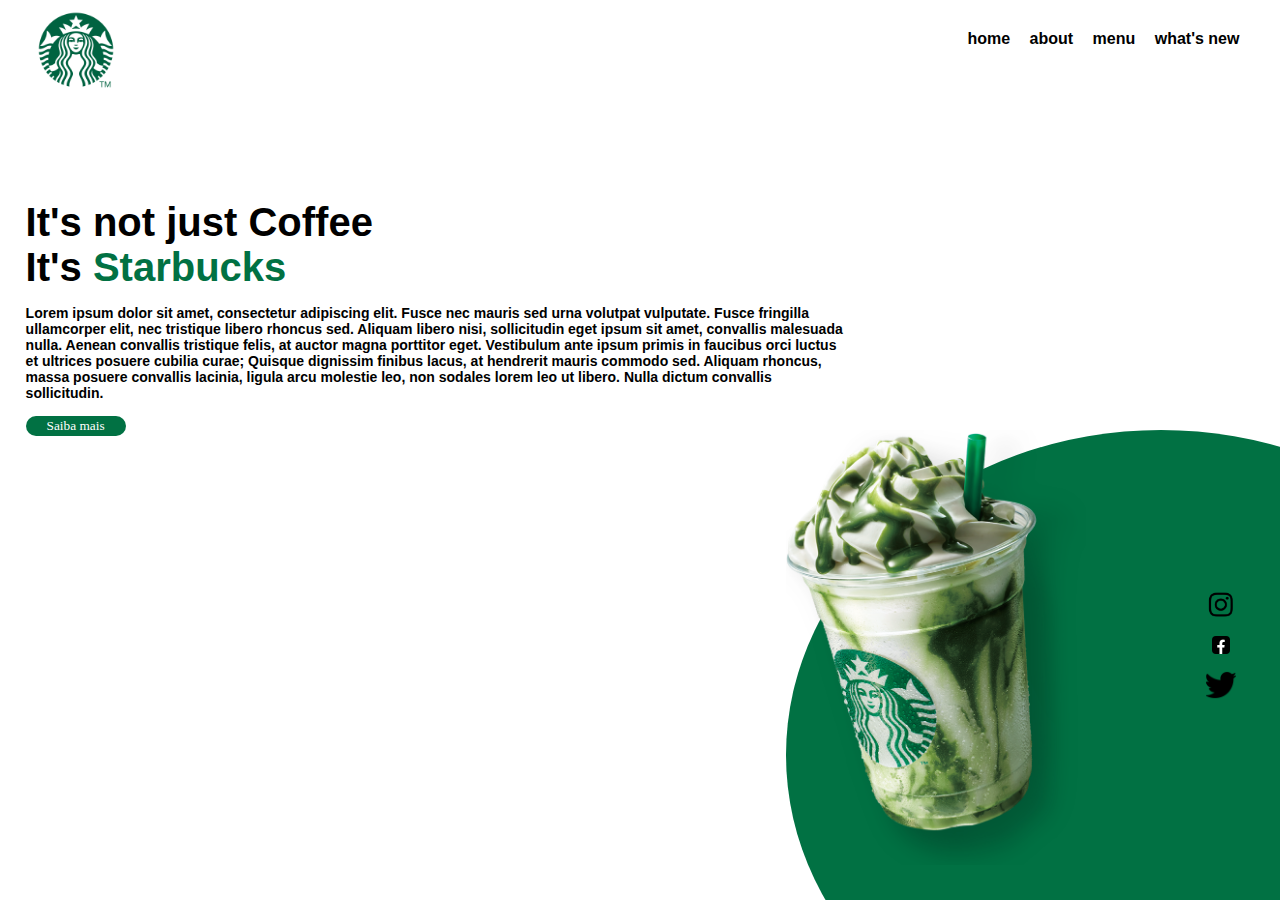
<file: PORTIFOLIO/index.html>
<html>

<head>
    <title>portifolio</title>
    <link rel="stylesheet" href="css/style.css" />
    <meta name="viewport" content="width=device-width, initial-scale=1.0, maximum-scale=1.0">
</head>

<body>
    <header>
        <div class="center">
            <div class="logo"><img src="img/starbucks-logo-0.png" width="100" alt="logo"></div>
            <div class="menu">
                <a href="home.html">home</a>
                <a href="about.html">about</a>
                <a href="menu.html">menu</a>
                <a href="new.html">what's new</a>
            </div>
        </div>
    </header>
    <section class="sobre">
        <div class="extras">
            <img src="img/verdeeeee.png" width="300" alt="cafe" />
            <div class="social-midia">
                <a href=""><img src="img/Instagram-Logo-PNG-Pic-1.png" width="50" alt="instagram"></a>
                <a href="https://www.facebook.com/StarbucksBrasil/?locale=pt_BR"><img src="img/facebook-logo-facebook-icon-transparent-free-png.webp" width="50"
                        alt="facebook"></a>
                <a href="https://twitter.com/StarbucksBrasil?ref_src=twsrc%5Egoogle%7Ctwcamp%5Eserp%7Ctwgr%5Eauthor"><img src="img/tt.png" width="50" alt="twitter"></a>
            </div>
        </div>
        <div class="center">
            <div class="texto-sobre">
                <h1>It's not just Coffee<br>It's <span style="color:#017143;">Starbucks</span></h1>
                <p>Lorem ipsum dolor sit amet, consectetur adipiscing elit. Fusce nec mauris sed urna volutpat
                    vulputate. Fusce fringilla ullamcorper elit, nec tristique libero rhoncus sed. Aliquam libero nisi,
                    sollicitudin eget ipsum sit amet, convallis malesuada nulla. Aenean convallis tristique felis, at
                    auctor magna porttitor eget. Vestibulum ante ipsum primis in faucibus orci luctus et ultrices
                    posuere cubilia curae; Quisque dignissim finibus lacus, at hendrerit mauris commodo sed. Aliquam
                    rhoncus, massa posuere convallis lacinia, ligula arcu molestie leo, non sodales lorem leo ut libero.
                    Nulla dictum convallis sollicitudin. </p>
                <button>Saiba mais</button>

            </div>

        </div>
    </section>
</body>

</html>
</file>
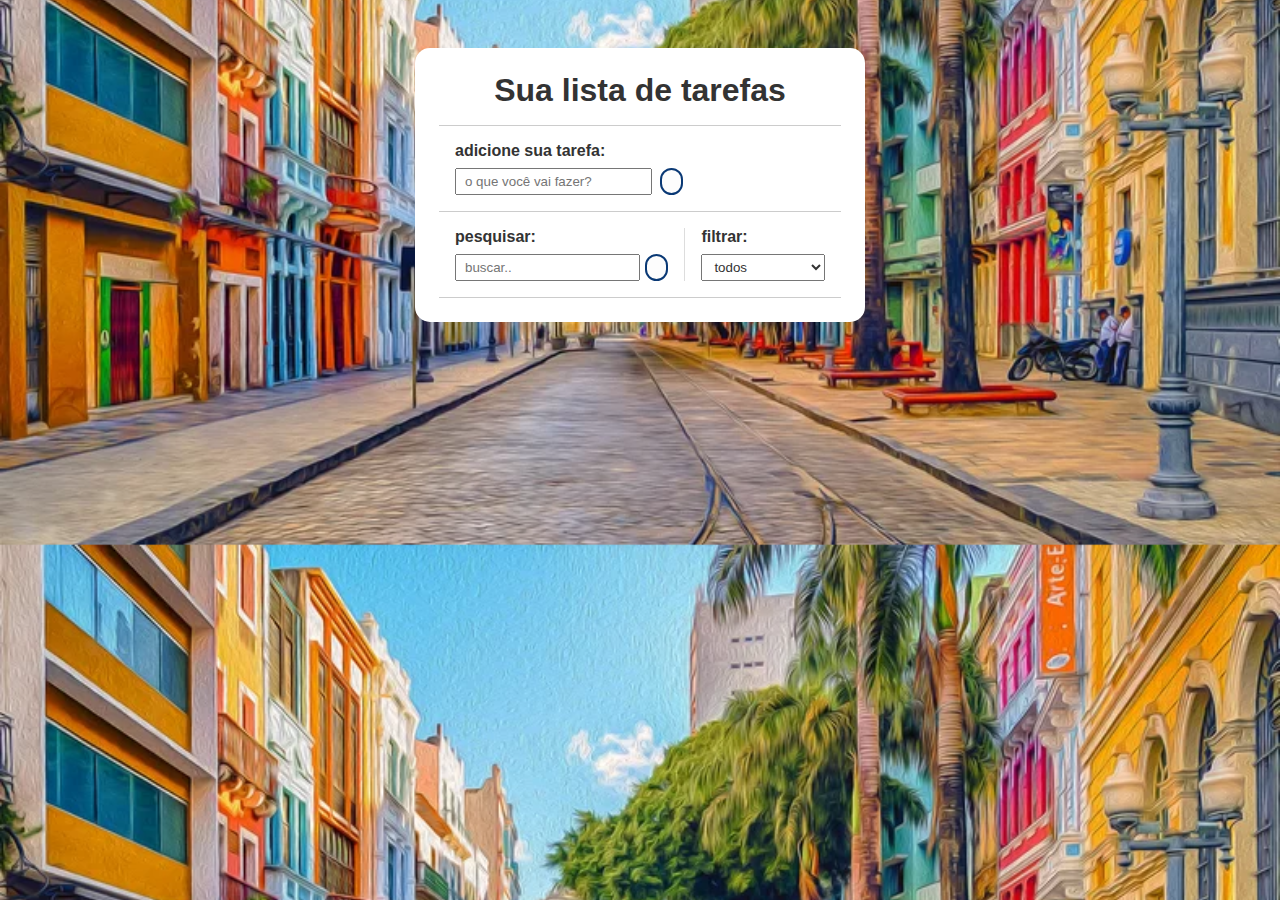
<file: to do list/index.html>
<!DOCTYPE html>
<html lang="en">

<head>
    <meta charset="UTF-8" />
    <meta http-equiv="X-UA-Compatible" content="IE=edge" />
    <meta name="viewport" content="width=device-width, initial-scale=1.0" />
    <title>seu list</title>
    <link rel="stylesheet" href="css/styles.css" />

    <link rel="stylesheet" href="https://cdnjs.cloudflare.com/ajax/libs/font-awesome/6.4.0/css/all.min.css"
        integrity="sha512-iecdLmaskl7CVkqkXNQ/ZH/XLlvWZOJyj7Yy7tcenmpD1ypASozpmT/E0iPtmFIB46ZmdtAc9eNBvH0H/ZpiBw=="
        crossorigin="anonymous" referrerpolicy="no-referrer" />

    <script src="js/scripts.js" defer></script>
</head>

<body>
    <div class="todo-container">
        <header>
            <h1>Sua lista de tarefas</h1>
        </header>
        <form id="todo-form">
            <p>adicione sua tarefa:</p>
            <div class="form-control">
                <input type="text" id="todo-input" placeholder="o que você vai fazer?">
                <button type="submit">
                    <i class="fa-thin fa-plus"></i>
                </button>
            </div><!--form-control-->
        </form><!--todo-form-->
        <form id="edit-form" class="hide">
            <p>edite sua tarefa:</p>
            <div class="form-control">
                <input type="text" id="edit-input">
                <button type="submit">
                    <i class="fa-solid fa-check-double"></i>
                </button>
            </div>
            <button id="cancel-edit-btn">cancelar</button>
        </form><!--edit-form-->
        <div id="toolbar">
            <div id="search">
                <h4>pesquisar:</h4>
                <form>
                    <input type="text" id="search-input" placeholder="buscar..">
                    <button id="erase-button">
                        <i class="fa-solid fa-delete-left"></i>
                    </button>
                </form>
            </div>
            <div id="filter">
                <h4>filtrar:</h4>
                <select id="filter-select">
                    <option value="all">todos</option>
                    <option value="done">feito</option>
                    <option value="todo">a fazer</option>
                </select><!--filter-select-->
            </div>
        </div><!--toolbar-->
        <div id="todo-list">
            <!--
            <div class="todo done">
                tamplate
                <h3>to cagando</h3>
                <button class="finish-todo">
                    <i class="fa-solid fa-check"></i>
                </button>
                <button class="edit-todo">
                    <i class="fa-solid fa-pen"></i>
                </button>
                <button class="remove-todo">
                    <i class="fa-solid fa-xmark"></i>
                </button>
            </div>-->
        </div><!--todo-list-->
    </div><!--todo-container-->
</body>
</file>
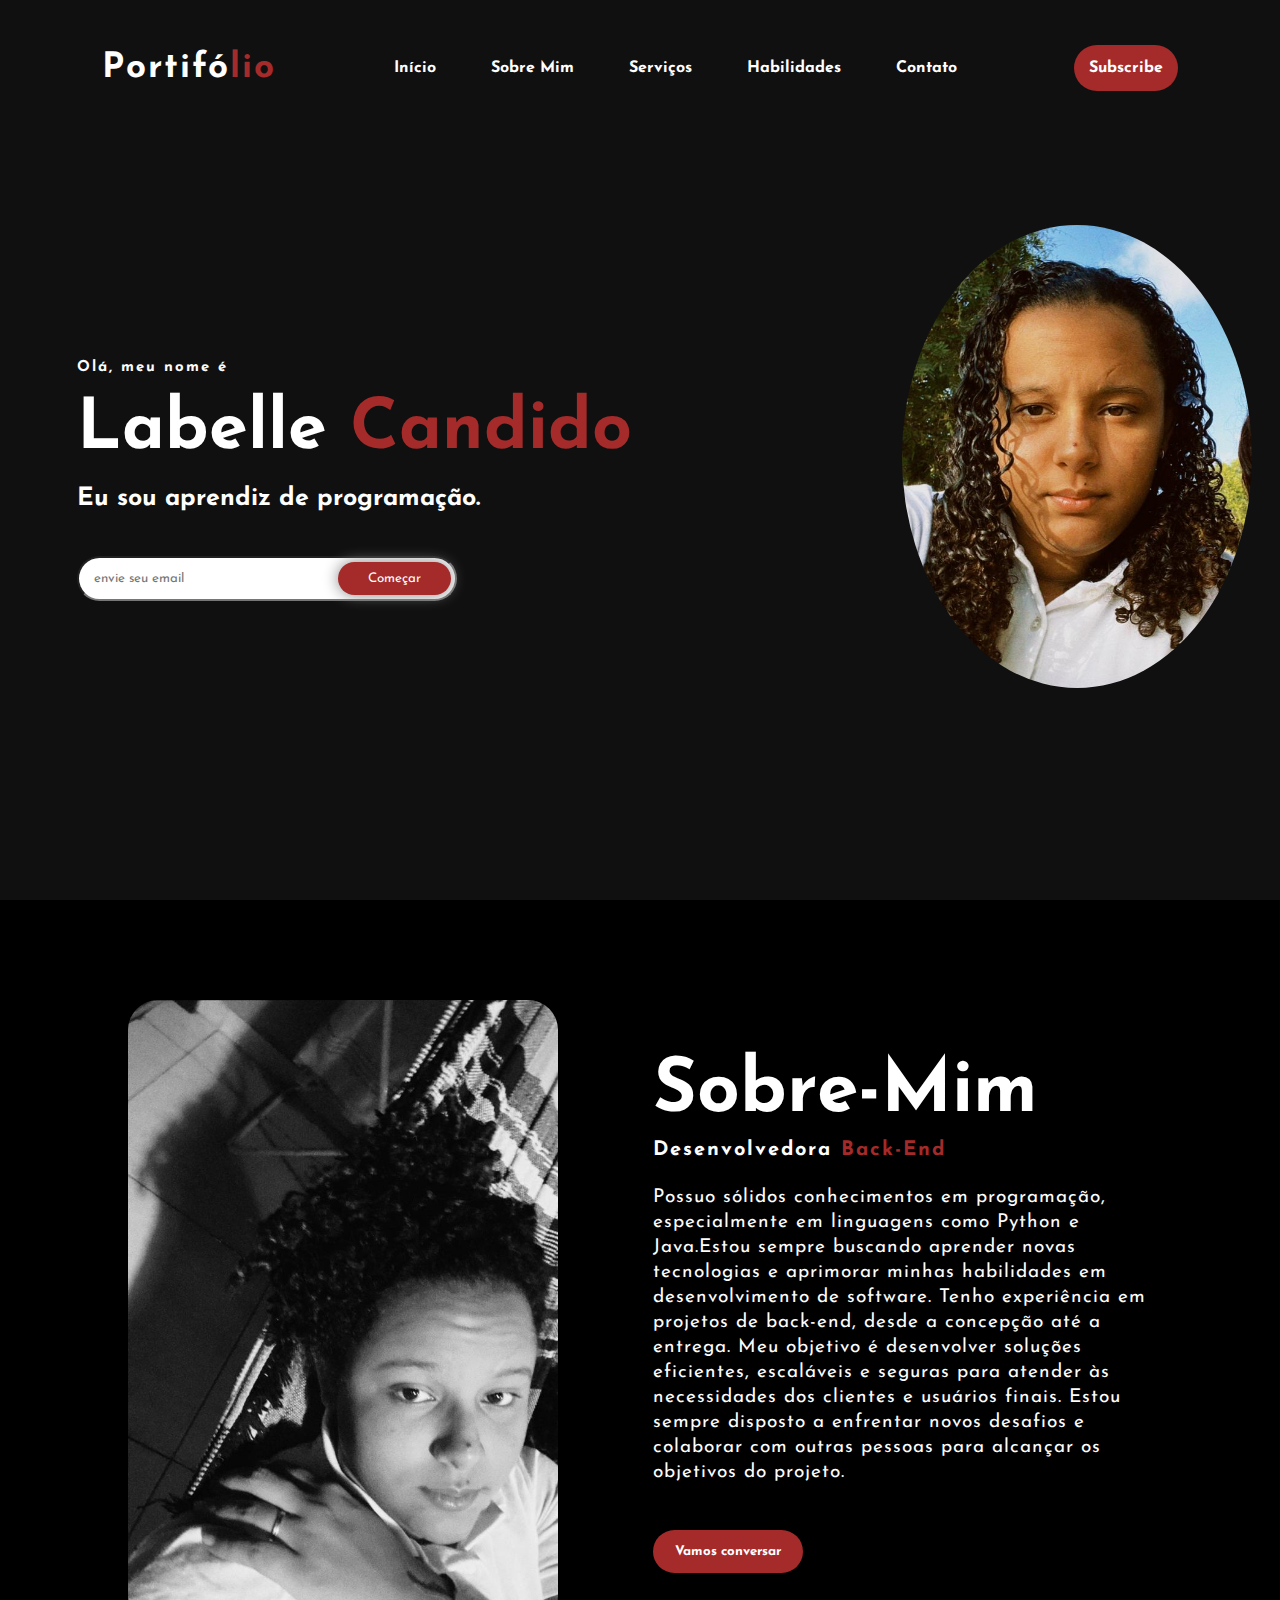
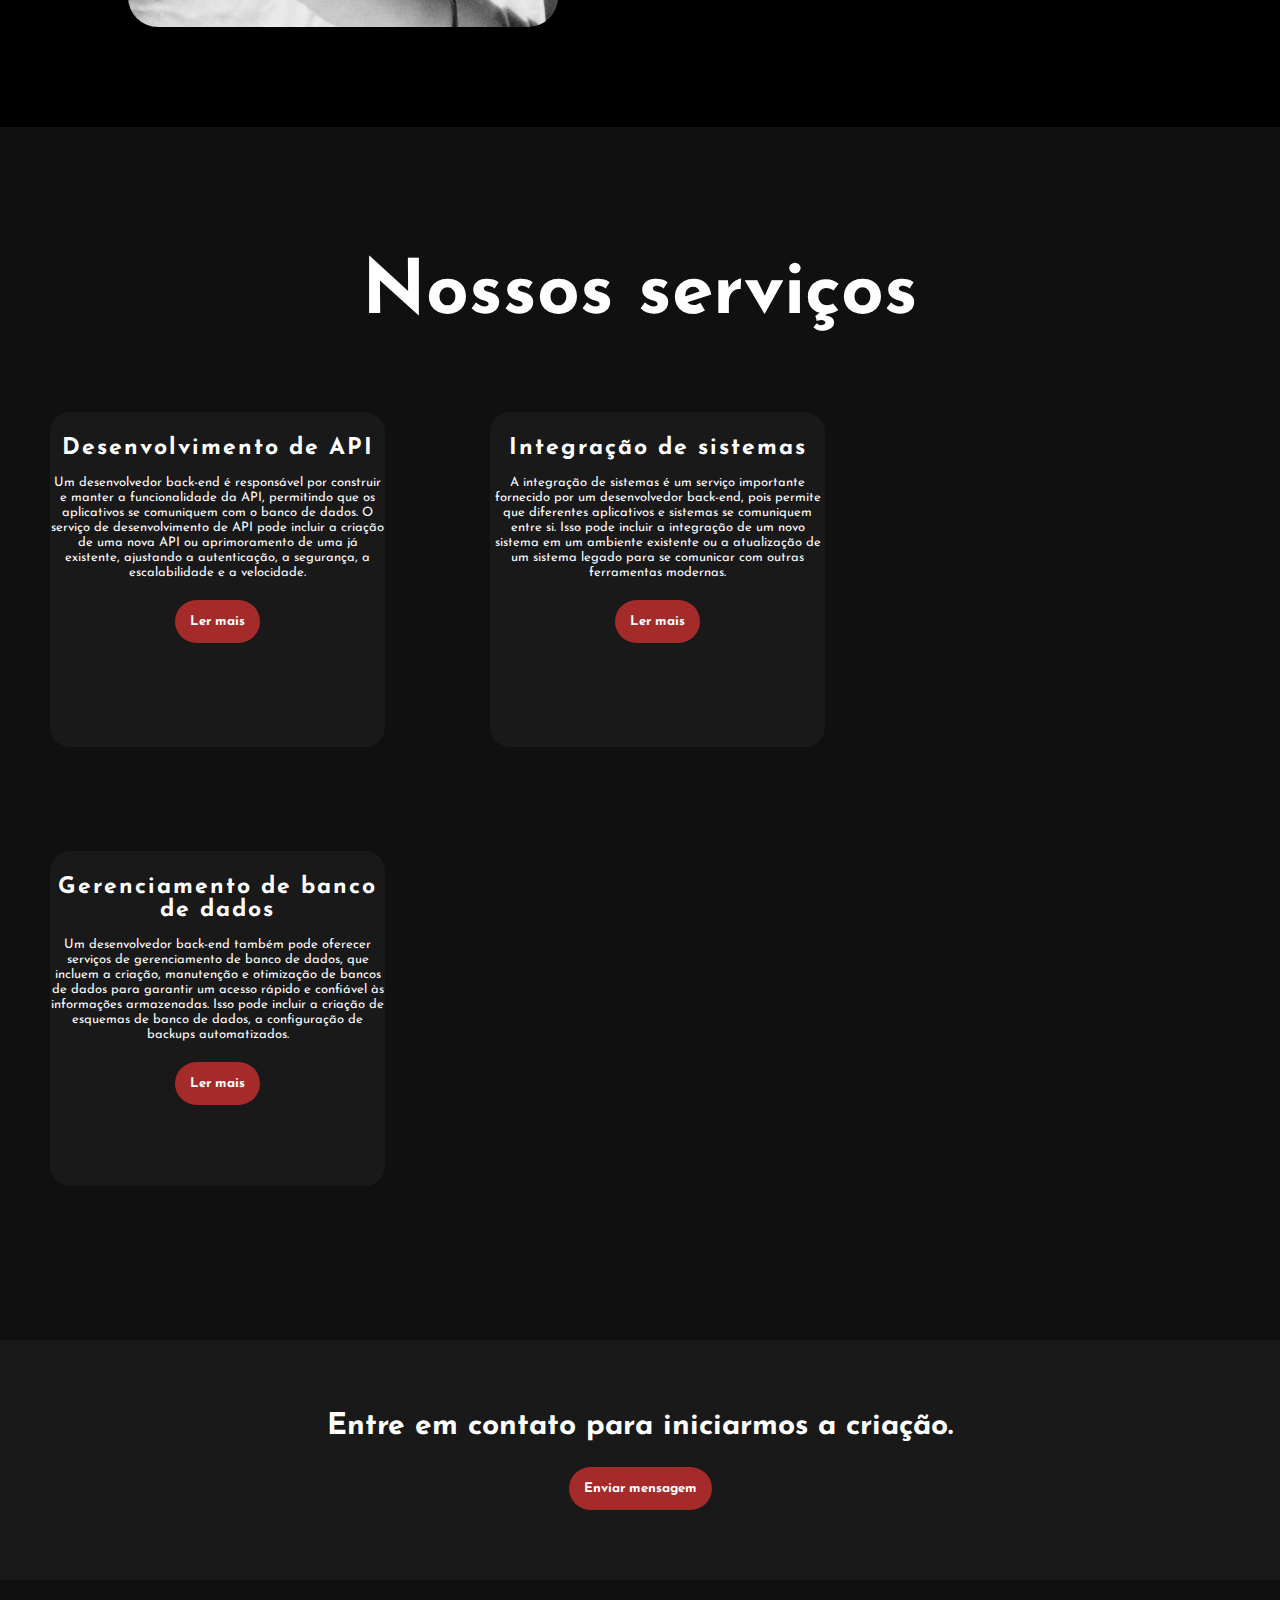
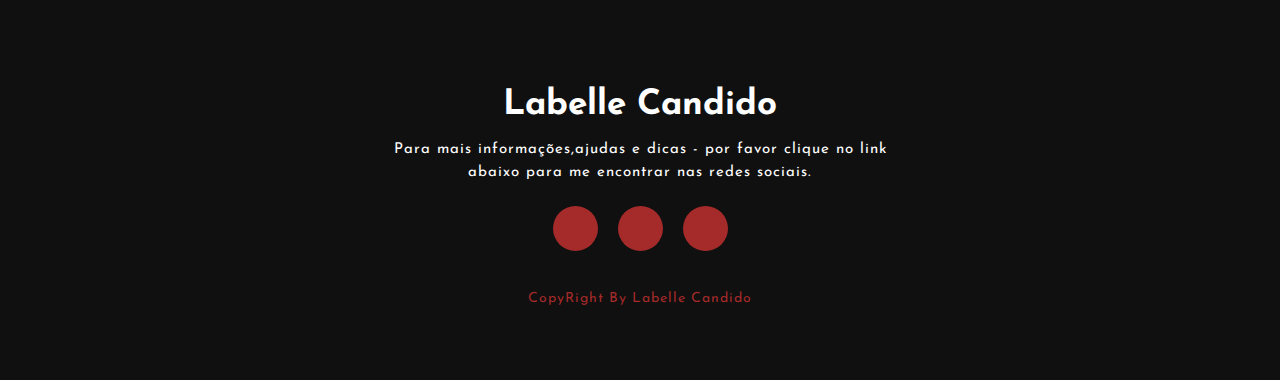
<file: website/index.html>
<!DOCTYPE html>
<html lang="en">

<head>
    <meta charset="UTF-8">
    <meta http-equiv="X-UA-Compatible" content="IE=edge">
    <meta name="viewport" content="width=device-width, initial-scale=1.0">
    <link rel="stylesheet" href="css/Style.css">
    <link rel="preconnect" href="https://fonts.gstatic.com">
    <link
        href="https://fonts.googleapis.com/css2?family=Josefin+Sans:ital,wght@0,100;0,200;0,300;0,400;0,500;0,600;0,700;1,100;1,200;1,300;1,400;1,500;1,600;1,700&display=swap"
        rel="stylesheet">
    <link rel="stylesheet" href="https://cdnjs.cloudflare.com/ajax/libs/font-awesome/5.15.3/css/all.min.css"
        integrity="sha512-iBBXm8fW90+nuLcSKlbmrPcLa0OT92xO1BIsZ+ywDWZCvqsWgccV3gFoRBv0z+8dLJgyAHIhR35VZc2oM/gI1w=="
        crossorigin="anonymous" referrerpolicy="no-referrer" />
    <title>Portfolio website</title>
</head>

<body>
    <div class="backgroud">
        <nav>
            <h2>Portifó<span>lio</span></h2>
            <ul class="cabeçalho-link">
                <li><a href="#">Início</a></li>
                <li><a href="#">Sobre mim</a></li>
                <li><a href="#">Serviços</a></li>
                <li><a href="#">Habilidades</a></li>
                <li><a href="#">Contato</a></li>
            </ul><!--cabeçalho-->
            <a href="#" class="btn">Subscribe</a>
            <img src="img/WhatsApp Image 2023-04-15 at 17.07.41.jpeg" width="350" alt="foto da boa">
        </nav>
        <div class="Main">
            <h4>Olá, meu nome é</h4>
            <h1>Labelle <span>Candido</span></h1>
            <h3>Eu sou aprendiz de programação.</h3>
            <div class="container-btn">
                <form>
                    <input type="email" name="email" id="mail" placeholder="envie seu email">
                    <input type="submit" name="submit" value="Começar">
                </form>
            </div>
        </div><!--main-->
    </div><!--backgroud-->

    <section class="backgroud-color-sobre">
        <div class="Main-sobre">
            <img src="img/labello.jpeg" width="400" alt="foto da boa">
            <div class="text-sobre">
                <h2>Sobre-Mim</h2>
                <h4>Desenvolvedora<span> Back-end</span></h4>
                <p>Possuo sólidos conhecimentos em programação, especialmente em linguagens como Python e Java.Estou
                    sempre buscando aprender novas tecnologias e aprimorar minhas habilidades em desenvolvimento de
                    software. Tenho experiência em projetos de back-end, desde a concepção até a entrega. Meu objetivo é
                    desenvolver soluções eficientes, escaláveis e seguras para atender às necessidades dos clientes e
                    usuários finais. Estou sempre disposto a enfrentar novos desafios e colaborar com outras pessoas
                    para alcançar os objetivos do projeto.</p>
                <button class="button">Vamos conversar</button>
            </div><!--text-sobre-->
        </div><!--main-sobre-->
    </section><!--backgroud-color-sobre--->
    <div class="container-serviços">
        <div class="title">
            <h2>Nossos serviços</h2>
        </div><!--title-->
        <div class="Caixa">
            <div class="card">
                <i class="fa fa-bars"></i>
                <h4>Desenvolvimento de API</h4>
                <p>Um desenvolvedor back-end é responsável por construir e manter a funcionalidade da API, permitindo
                    que os
                    aplicativos se comuniquem com o banco de dados. O serviço de desenvolvimento de API pode incluir a
                    criação de uma nova API ou aprimoramento de uma já existente, ajustando a autenticação, a segurança,
                    a
                    escalabilidade e a velocidade.</p>
                <button class="btn">Ler mais</button>
            </div><!--card-->
            <div class="card">
                <i class="fa fa-user"></i>
                <h4>Integração de sistemas</h4>
                <p>A integração de sistemas é um serviço importante fornecido por um desenvolvedor back-end, pois
                    permite que diferentes aplicativos e sistemas se comuniquem entre si. Isso pode incluir a integração
                    de um novo sistema em um ambiente existente ou a atualização de um sistema legado para se comunicar
                    com outras ferramentas modernas.</p>
                <button class="btn">Ler mais</button>
            </div><!--card-->
            <div class="card">
                <i class="fa fa-bell"></i>
                <h4>Gerenciamento de banco de dados</h4>
                <p>Um desenvolvedor back-end também pode oferecer serviços de gerenciamento de banco de dados, que
                    incluem a criação, manutenção e otimização de bancos de dados para garantir um acesso rápido e
                    confiável às informações armazenadas. Isso pode incluir a criação de esquemas de banco de dados, a
                    configuração de backups automatizados.</p>
                <button class="btn">Ler mais</button>
            </div><!--card-->
        </div><!---caixa-->
    </div><!--conteiner-serviços-->
    <div class="me-contrate">
        <p>Entre em contato para iniciarmos a criação.</p>
        <button class="btn">Enviar mensagem</button>
    </div><!--me-contrate-->
    <footer>
        <h5>Labelle Candido</h5>
        <p>Para mais informações,ajudas e dicas - por favor clique no link abaixo para me encontrar nas redes sociais.
        </p>
        <div class="redes-socias">
            <a href="#"><i class="fab fa-facebook-f"></i></a>
            <a href="#"><i class="fab fa-instagram"></i></a>
            <a href="#"><i class="fab fa-github"></i></a>
        </div><!--redes-sociais-->
            <p class="end">CopyRight By Labelle Candido</p>
        </div>
    </footer>
</body>

</html>
</file>
<file: PORTIFOLIO/css/style.css>
* {
    margin: 0;
    padding: 0;
    box-sizing: border-box;
    font-family: Verdana, Geneva, Tahoma, sans-serif;
}

.center {
    display: flex;
    flex-wrap: wrap;
    max-width: 1280px;
    margin: 0 auto;
    padding: 0 2%;
}

html,
body {
    height: 100%;
    overflow-y: hidden;
    overflow-x: hidden;
}

.header {
    height: 200px;
    padding: 20px 0;
}

.logo {
    width: 50%;
}

.menu {
    padding-top: 30px;
    width: 50%;
    text-align: right;
}

.menu a {
    color: black;
    text-decoration: none;
    font-weight: bold;
    margin-right: 15px;
}

section.sobre {
    height: calc(100% - 200px);
    position: relative;
}

.extras {
    position: fixed;
    bottom: -20%;
    right: -20%;
    width: 750px;
    height: 650px;
    border-radius: 50%;
    background-color: #017143;
}

.social-midia {
    position: absolute;
    right: 300px;
    top: 150px;
}

.social-midia img {
    display: block;
    width: 30px;
    margin: 10px 0;
}

.texto-sobre {
    margin-top: 100px;
}

.texto-sobre h1 {
    font-size: 40px;
}

.texto-sobre p {
    margin: 15px 0;
    color: black;
    font-size: 14px;
    font-weight: bold;
    max-width: 825px;
    font-family: Verdana, Geneva, Tahoma, sans-serif
}

.texto-sobre button {
    border: 0;
    background-color: #017143;
    color: white;
    border-radius: 10px;
    width: 100px;
    height: 20px;
    cursor: pointer;
    font-family: Cambria, Cochin, Georgia, Times, 'Times New Roman', serif;
}
</file>
<file: to do list/css/styles.css>
*{
    padding: 0;
    margin: 0;
    font-family: Verdana, Geneva, Tahoma, sans-serif;
    color: #333;
    box-sizing: border-box;
}
body{
    background-image: url("../img/1-Centro-de-Recife-1.webp");
    background-position: center;
    background-size: cover;
}
button{
    background-color: #fdfdfd;
    color: #0a3975;
    border: 2px solid #0a3975 ;
    padding: .3rem .6rem;
    font-size: 1rem;
    cursor: pointer;
    display: flex;
    justify-content: center;
    align-items: center;
    transition: 0.4s;
    border-radius: 15px;
}
button:hover{
    background-color: #0a3975;
    color: white;
}
button:hover > i {
    color: white;
}
button i {
    color: #244c81;
    font-weight: bold;
    pointer-events: none;
}
input, select{
    padding: .25rem .5rem;
}
.hide{
    display: none;   
}
.todo-container{
    max-width: 450px;
    margin: 3rem auto;
    background-color: #ffffff;
    padding: 1.5rem;
    border-radius: 15px;
}
.todo-container header{
    text-align: center;
    padding: 0 1rem 1rem;
    border-bottom: 1px solid #ccc;
}
#todo-form, #edit-form{
    padding: 1rem;
    border-bottom: 1px solid #ccc;
}
#todo-form p,
#edit-form p{
    margin-bottom: .5rem;
    font-weight: bold;
}
.form-control{
    display: flex;
}
.form-control input{
    margin-right: .5rem;
}
#cancel-edit-btn{
    margin-top: 1rem;
}
#toolbar{
    padding: 1rem;
    border-bottom: 1px solid #ccc;
    display: flex;
}
#toolbar h4{
    margin-bottom: .5rem;
}
#search{
   border-right: 1px solid #ddd;
   padding-right: 1rem;
   margin-right: 1rem;
   width: 65%;
   display: flex;
   flex-direction: column;
}
#search form{
    display: flex;
}
#search input{
    width: 100%;
    margin-right: .3rem;
}
#filter{
    width: 35%;
    display: flex;
    flex-direction: column;  
}
#filter select{
    flex: 1;
}
.todo{
    display: flex;
    justify-content: space-around;
    align-items: center;
    padding: 1rem;
    border-bottom: 1px solid #ddd;
    transition: .3s;
}
.todo h3{
    flex: 1;
    font-size: .9rem;
}
.todo button{
    margin-left: .4rem;
}
.done{
    background-color: rgb(0, 31, 88);
}
.done h3{
    color: white;
    text-decoration: line-through;
    font-style: italic;
}
</file>
<file: website/css/Style.css>
* {
    margin: 0;
    padding: 0;
    box-sizing: border-box;
    font-family: josefin sans, sans-serif;
}

.backgroud {
    background-color: #101010;
    background-size: cover;
    background-position: center;
    height: 100vh;
    width: 100%;
}

nav img {
    border-radius: 50%;
    margin-left: 800px;
    position: absolute;
    top: 25%;
}

nav {
    display: flex;
    align-items: center;
    justify-content: space-between;
    padding: 45px;
    padding-left: 8%;
    padding-right: 8%;
}

nav h2 {
    color: white;
    font-size: 35px;
    cursor: pointer;
    letter-spacing: 2px;
}

span {
    color: brown;
}

nav ul li {
    display: inline-block;
    padding: 10px 25px;
    list-style-type: none;
}

nav ul li a {
    color: white;
    text-decoration: none;
    font-weight: bold;
    text-transform: capitalize;
}

nav ul li a:hover {
    color: brown;
    transform: scale(1.2);
}

.btn {
    background-color: brown;
    color: white;
    text-decoration: none;
    font-weight: bold;
    padding: 10px 25px;
    border-radius: 30px;
    transition: transform .4s;
}

.btn:hover {
    transform: scale(1.2);
}

.Main {
    position: absolute;
    top: 40%;
    left: 6%;
    transform: translateY(-50);
}

h4 {
    color: #fcfcfc;
    letter-spacing: 2px;
    font-size: 15px;
}

h1 {
    color: #ffff;
    margin: 20px 0px 20px;
    font-size: 70px;
}

h3 {
    color: #ffff;
    font-size: 25px;
    margin-bottom: 45px;
}

.container-btn form {
    width: 380px;
    max-width: 100%;
    position: relative;
}

.container-btn form input:first-child {
    display: inline-block;
    width: 100%;
    padding: 14px 130px 14px 15px;
    border-radius: 30px;
    outline: none;
}

.container-btn form input:last-child {
    position: absolute;
    display: inline-block;
    outline: none;
    padding: 10px 30px;
    border: none;
    border-radius: 30px;
    background-color: brown;
    color: #ffff;
    box-shadow: 0px 0px 15px #858585;
    right: 6px;
    top: 6px;
}

.backgroud-color-sobre {
    background-color: black;
    width: 100%;
    padding: 100px 0px;
}

.backgroud-color-sobre img {
    width: 430px;
    height: auto;
    border-radius: 30px;
}

.text-sobre {
    width: 500px;
}

.Main-sobre {
    display: flex;
    align-items: center;
    justify-content: space-around;
    width: 1120px;
    margin: 0 auto;
}

.text-sobre h2 {
    color: white;
    font-size: 75px;
    text-transform: capitalize;
    margin-bottom: 10px;
}

.text-sobre h4 {
    color: white;
    letter-spacing: 2px;
    font-size: 20px;
    margin-bottom: 25px;
    text-transform: capitalize;
}

.text-sobre p {
    color: #fcfcfc;
    letter-spacing: 1px;
    line-height: 25px;
    font-size: 19px;
    margin-bottom: 45px;
}

.button {
    background-color: brown;
    color: white;
    text-transform: none;
    border: 2px solid transparent;
    font-weight: bold;
    padding: 13px 20px;
    border-radius: 30px;
    transition: .4s;
}

.button:hover {
    background-color: transparent;
    border: 2px solid brown;
}

.container-serviços {
    background-color: #101010;
    width: 100%;
    padding: 100px 0px;
}

.title h2 {
    color: #fff;
    font-size: 75px;
    width: 1130px;
    margin: 30px auto;
    text-align: center;

}
.caixa{
    display: flex;
    justify-content: center;
    align-items: center;
    min-height: 400px;
    flex-wrap: wrap;
}
.card{
    background: #191919;
    height: 335px;
    width: 335px;
    border-radius: 20px;
    margin: 50px;
    position: relative;
    overflow: hidden;
    text-align: center;
    display: inline-block;
}
.card i {
    font-size: 50px;
    display: block; 
    margin: 25px 0;
    text-align: center;
    color: brown;
}
.card h4{
    color: white;
    font-size: 23px;
    margin-bottom: 15px;
} 
.card p{
    color: #fcfcfc;
    font-size: 13px;
    line-height: 15px;
    margin-bottom: 20px;
}
.btn{
    border: none;
    padding: 15px;
}
.btn:hover{
    background-color: transparent;
    border: 2px solid brown;
    cursor: pointer;
}
.me-contrate{
    width: 100%;
    height: 240px;
    background-color: #191919;
    display: flex;
    flex-direction: column;
    justify-content: center;
    align-items: center;
}
.me-contrate p{
    color: white;
    font-size: 30px;
    font-weight: bold;
    margin-bottom: 25px;
}
footer{
    position: relative;
    width: 100%;
    height: 400px;
    background-color: #101010;
    display: flex;
    flex-direction: column;
    align-items: center;
    justify-content: center;
}
h5{
    font-size: 35px;
    color: #fff;
}
footer p{
    color: #fff;
    font-size: 15px;
    width: 500px;
    text-align: center;
    margin-top: 15px;
    letter-spacing: 1px;
    line-height: 23px;
}
.redes-socias{
    display: flex;
}
.redes-socias a{
    background-color: brown;
    width: 45px;
    height: 45px;
    padding: 15px;
    border-radius: 50%;
    margin: 22px 10px;
    color: #fff;
    text-decoration: none;
    font-size: 20px;
    align-items: center;
    display: flex;
    justify-content: center;
    flex-direction: row;
}

.redes-socias a:hover{
    transform: scale(1.2);
    transition: .3s;
}
.end{
    position: absolute;
    color: brown;
    bottom: 70px;
    font-size: 14px ;
}
</file>
